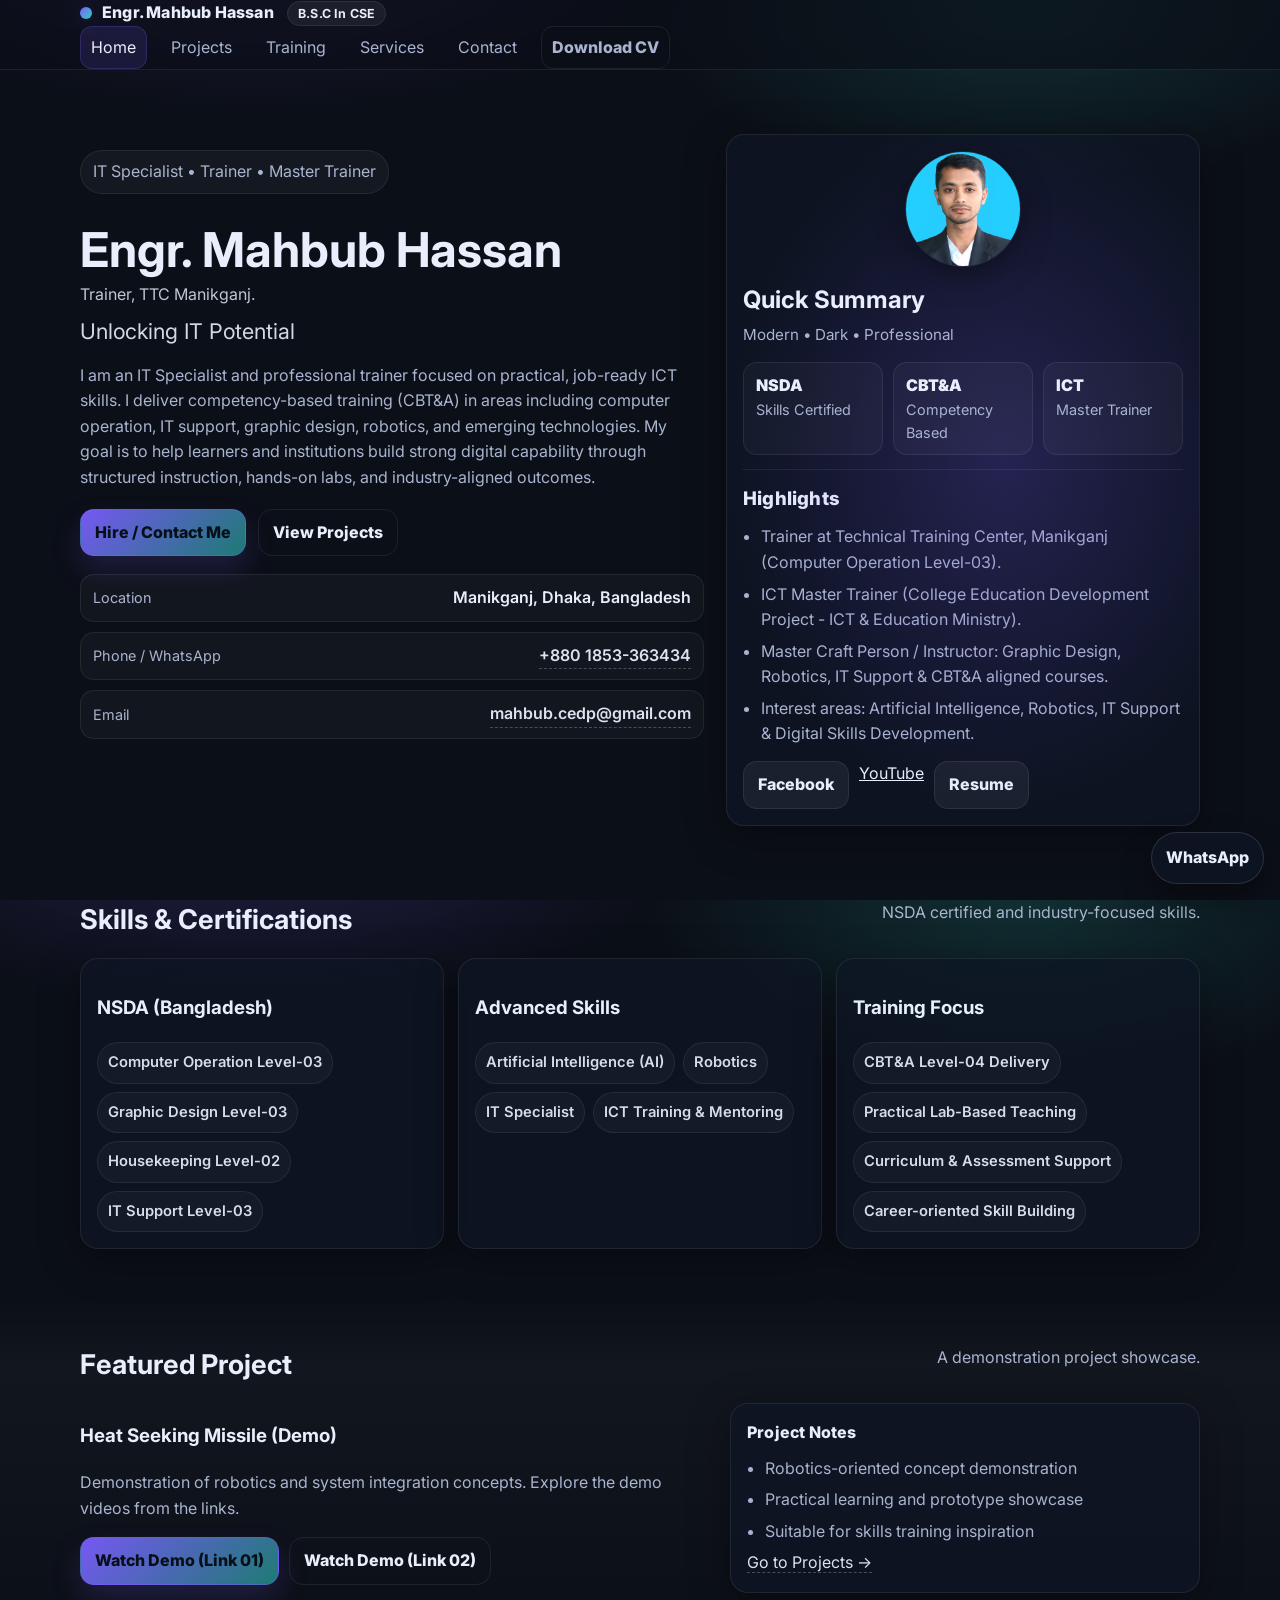
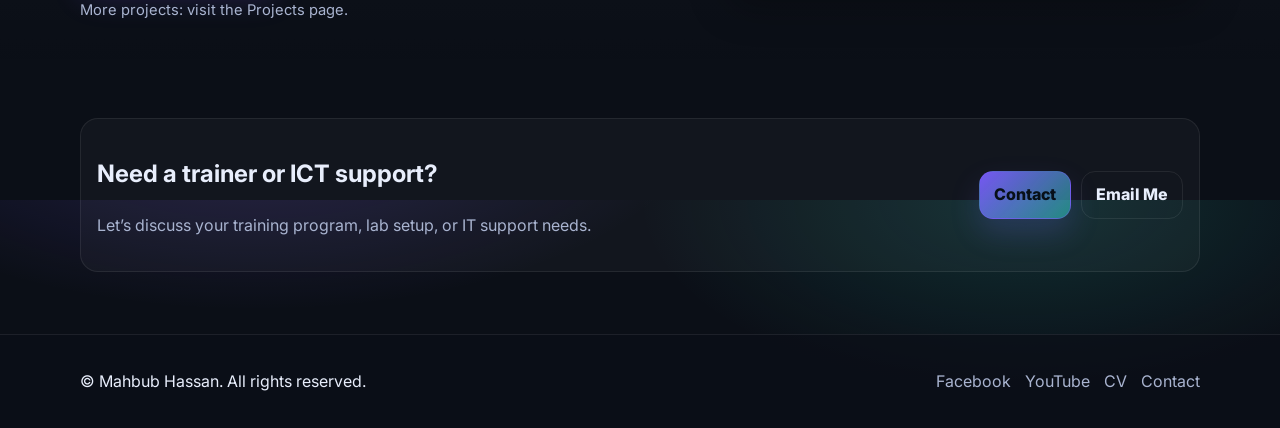
<file: index.html>
<!doctype html>
<html lang="en">
<head>
  <meta charset="utf-8" />
  <meta name="viewport" content="width=device-width,initial-scale=1" />
  <title>Mahbub Hassan | IT Specialist</title>
  <meta name="description" content="Mahbub Hassan - IT Specialist | Unlocking IT Potential" />
  <meta name="robots" content="index,follow" />
  <meta name="author" content="Mahbub Hassan" />
  <link rel="canonical" href="https://mahbub-79.github.io/" />

  <!-- Open Graph -->
  <meta property="og:title" content="Mahbub Hassan | IT Specialist" />
  <meta property="og:description" content="Unlocking IT Potential — IT Specialist, Trainer, Master Trainer." />
  <meta property="og:type" content="website" />
  <meta property="og:url" content="https://mahbub-79.github.io/" />
  <meta property="og:image" content="https://mahbub-79.github.io/assets/og-image.png" />

  <!-- Twitter Card -->
  <meta name="twitter:card" content="summary_large_image" />
  <meta name="twitter:title" content="Mahbub Hassan | IT Specialist" />
  <meta name="twitter:description" content="Unlocking IT Potential — IT Specialist, Trainer, Master Trainer." />
  <meta name="twitter:image" content="https://mahbub-79.github.io/assets/og-image.png" />

  <!-- Google tag (gtag.js) -->
  <script async src="https://www.googletagmanager.com/gtag/js?id=G-SY0PGPNCCF"></script>
  <script>
    window.dataLayer = window.dataLayer || [];
    function gtag(){dataLayer.push(arguments);}
    gtag('js', new Date());
    gtag('config', 'G-SY0PGPNCCF');
  </script>

  <link rel="preconnect" href="https://fonts.googleapis.com">
  <link rel="preconnect" href="https://fonts.gstatic.com" crossorigin>
  <link href="https://fonts.googleapis.com/css2?family=Inter:wght@400;600;700;800&display=swap" rel="stylesheet">
  <link rel="stylesheet" href="assets/style.css" />
</head>
<body>
  <a class="skip" href="#main">Skip to content</a>

  <header class="site-header">
    <div class="container nav-wrap">
      <a class="brand" href="index.html" aria-label="Home">
        <span class="brand-dot"></span>
        <span class="brand-text">Engr. Mahbub Hassan <span class="brand-badge">B.S.C In CSE</span></span>
      </a>

      <button class="nav-toggle" aria-label="Toggle menu" aria-controls="siteNav" aria-expanded="false">
        <span></span><span></span><span></span>
      </button>

      <nav class="site-nav" id="siteNav">
        <a class="active" href="index.html">Home</a>
        <a href="projects.html">Projects</a>
        <a href="training.html">Training</a>
        <a href="services.html">Services</a>
        <a href="contact.html">Contact</a>
        <a class="btn btn-ghost" target="_blank" rel="noopener" href="https://drive.google.com/file/d/1ziRiy8elWf80XFdmNjgyT7yj6r7T_O2N/view?usp=sharing">Download CV</a>
      </nav>
    </div>
  </header>

  <main id="main">
    <section class="hero">
      <div class="container hero-grid">
        <div class="hero-left">
          <p class="pill">IT Specialist • Trainer • Master Trainer</p>
          <h1 class="hero-title">Engr. Mahbub Hassan</h1>
          <p class="hero-role">Trainer, TTC Manikganj.</p>
          <p class="hero-subtitle">Unlocking IT Potential</p>

          <p class="hero-desc">
            I am an IT Specialist and professional trainer focused on practical, job-ready ICT skills.
            I deliver competency-based training (CBT&A) in areas including computer operation, IT support, graphic design, robotics, and emerging technologies.
            My goal is to help learners and institutions build strong digital capability through structured instruction, hands-on labs, and industry-aligned outcomes.
          </p>

          <div class="hero-cta">
            <a class="btn" href="contact.html">Hire / Contact Me</a>
            <a class="btn btn-ghost" href="projects.html">View Projects</a>
          </div>

          <div class="meta-row">
            <div class="meta">
              <span class="meta-k">Location</span>
              <span class="meta-v">Manikganj, Dhaka, Bangladesh</span>
            </div>
            <div class="meta">
              <span class="meta-k">Phone / WhatsApp</span>
              <a class="meta-v link" href="tel:+8801853363434">+880 1853-363434</a>
            </div>
            <div class="meta">
              <span class="meta-k">Email</span>
              <a class="meta-v link" href="mailto:mahbub.cedp@gmail.com">mahbub.cedp@gmail.com</a>
            </div>
          </div>
        </div>

        <div class="hero-right">
          <div class="card glow">
            <div class="card-top">
              <img class="profile-photo" src="assets/profile.jpg" alt="Mahbub Hassan profile photo" loading="lazy" />
              <h2 class="card-title">Quick Summary</h2>
              <p class="card-note">Modern • Dark • Professional</p>
            </div>

            <div class="stats">
              <div class="stat">
                <span class="stat-n">NSDA</span>
                <span class="stat-l">Skills Certified</span>
              </div>
              <div class="stat">
                <span class="stat-n">CBT&A</span>
                <span class="stat-l">Competency Based</span>
              </div>
              <div class="stat">
                <span class="stat-n">ICT</span>
                <span class="stat-l">Master Trainer</span>
              </div>
            </div>

            <div class="divider"></div>

            <h3 class="section-mini">Highlights</h3>
            <ul class="bullets">
              <li>Trainer at Technical Training Center, Manikganj (Computer Operation Level-03).</li>
              <li>ICT Master Trainer (College Education Development Project - ICT & Education Ministry).</li>
              <li>Master Craft Person / Instructor: Graphic Design, Robotics, IT Support & CBT&A aligned courses.</li>
              <li>Interest areas: Artificial Intelligence, Robotics, IT Support & Digital Skills Development.</li>
            </ul>

            <div class="card-actions">
              <a class="btn btn-soft" target="_blank" rel="noopener" href="https://www.facebook.com/share/1CMDWLvSjL/?mibextid=wwXIfr">Facebook</a> <a href="https://www.youtube.com/@mahbub-cedp" target="_blank" rel="noopener">YouTube</a> <a class="btn btn-soft" target="_blank" rel="noopener" href="https://drive.google.com/file/d/1ziRiy8elWf80XFdmNjgyT7yj6r7T_O2N/view?usp=sharing">Resume</a>
            </div>
          </div>
        </div>
      </div>
    </section>

    <section class="section">
      <div class="container">
        <div class="section-head">
          <h2>Skills & Certifications</h2>
          <p class="muted">NSDA certified and industry-focused skills.</p>
        </div>

        <div class="grid-3">
          <article class="tile">
            <h3>NSDA (Bangladesh)</h3>
            <ul class="chips">
              <li>Computer Operation Level-03</li>
              <li>Graphic Design Level-03</li>
              <li>Housekeeping Level-02</li>
              <li>IT Support Level-03</li>
            </ul>
          </article>

          <article class="tile">
            <h3>Advanced Skills</h3>
            <ul class="chips">
              <li>Artificial Intelligence (AI)</li>
              <li>Robotics</li>
              <li>IT Specialist</li>
              <li>ICT Training & Mentoring</li>
            </ul>
          </article>

          <article class="tile">
            <h3>Training Focus</h3>
            <ul class="chips">
              <li>CBT&A Level-04 Delivery</li>
              <li>Practical Lab-Based Teaching</li>
              <li>Curriculum & Assessment Support</li>
              <li>Career-oriented Skill Building</li>
            </ul>
          </article>
        </div>
      </div>
    </section>

    <section class="section section-alt">
      <div class="container">
        <div class="section-head">
          <h2>Featured Project</h2>
          <p class="muted">A demonstration project showcase.</p>
        </div>

        <div class="project-feature">
          <div class="pf-left">
            <h3>Heat Seeking Missile (Demo)</h3>
            <p class="muted">
              Demonstration of robotics and system integration concepts. Explore the demo videos from the links.
            </p>

            <div class="pf-actions">
              <a class="btn" target="_blank" rel="noopener" href="https://www.facebook.com/share/v/17zMYQg1GF/">Watch Demo (Link 01)</a>
              <a class="btn btn-ghost" target="_blank" rel="noopener" href="https://www.facebook.com/share/v/1KWCz86yGG/">Watch Demo (Link 02)</a>
            </div>

            <p class="small muted">More projects: visit the Projects page.</p>
          </div>

          <div class="pf-right">
            <div class="card">
              <h4 class="section-mini">Project Notes</h4>
              <ul class="bullets">
                <li>Robotics-oriented concept demonstration</li>
                <li>Practical learning and prototype showcase</li>
                <li>Suitable for skills training inspiration</li>
              </ul>
              <a class="link" href="projects.html">Go to Projects →</a>
            </div>
          </div>
        </div>
      </div>
    </section>

    <section class="section">
      <div class="container cta-box">
        <div>
          <h2>Need a trainer or ICT support?</h2>
          <p class="muted">Let’s discuss your training program, lab setup, or IT support needs.</p>
        </div>
        <div class="cta-actions">
          <a class="btn" href="contact.html">Contact</a>
          <a class="btn btn-ghost" target="_blank" rel="noopener" href="mailto:mahbub.cedp@gmail.com">Email Me</a>
        </div>
      </div>
    </section>
  </main>

  <a class="wa-float" href="https://wa.me/8801853363434?text=Hello%20Mahbub%2C%20I%20want%20to%20discuss%20a%20project." target="_blank" rel="noopener" aria-label="Chat on WhatsApp">
    WhatsApp
  </a>


  <footer class="site-footer">
    <div class="container footer-wrap">
      <p>© <span id="year"></span> Mahbub Hassan. All rights reserved.</p>
      <div class="footer-links">
        <a target="_blank" rel="noopener" href="https://www.facebook.com/share/1CMDWLvSjL/?mibextid=wwXIfr">Facebook</a> <a href="https://www.youtube.com/@mahbub-cedp" target="_blank" rel="noopener">YouTube</a> <a target="_blank" rel="noopener" href="https://drive.google.com/file/d/1ziRiy8elWf80XFdmNjgyT7yj6r7T_O2N/view?usp=sharing">CV</a>
        <a href="contact.html">Contact</a>
      </div>
    </div>
  </footer>

  <script src="assets/script.js"></script>
</body>
</html>
</file>
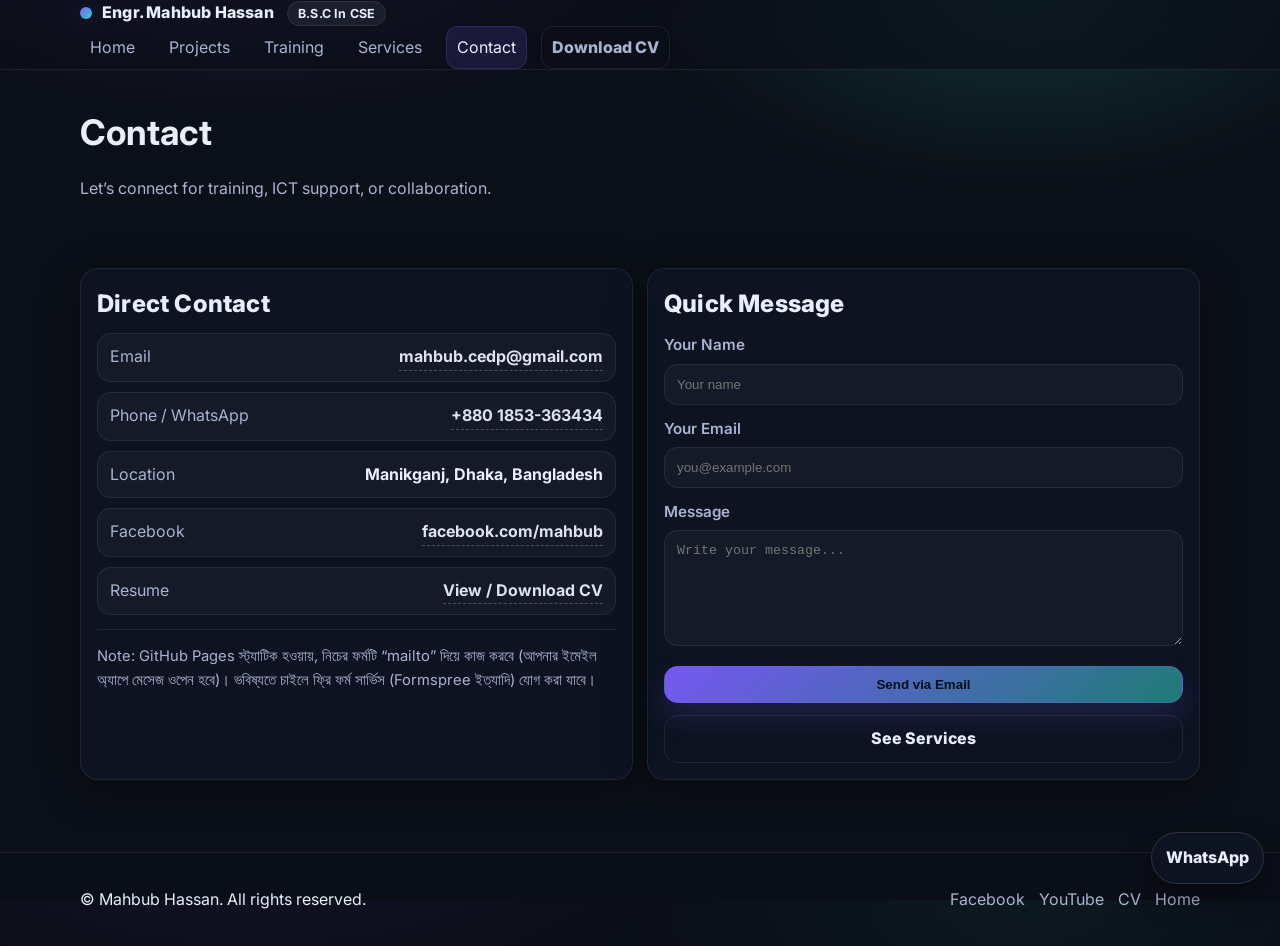
<file: contact.html>
<!doctype html>
<html lang="en">
<head>
  <meta charset="utf-8" />
  <meta name="viewport" content="width=device-width,initial-scale=1" />
  <title>Contact | Mahbub Hassan</title>
  <meta name="description" content="Contact Mahbub Hassan for training, ICT support, and collaboration." />
  <meta name="robots" content="index,follow" />
  <meta name="author" content="Mahbub Hassan" />
  <link rel="canonical" href="https://mahbub-79.github.io/contact.html" />

  <!-- Open Graph -->
  <meta property="og:title" content="Mahbub Hassan | IT Specialist" />
  <meta property="og:description" content="Unlocking IT Potential — IT Specialist, Trainer, Master Trainer." />
  <meta property="og:type" content="website" />
  <meta property="og:url" content="https://mahbub-79.github.io/contact.html" />
  <meta property="og:image" content="https://mahbub-79.github.io/assets/og-image.png" />

  <!-- Twitter Card -->
  <meta name="twitter:card" content="summary_large_image" />
  <meta name="twitter:title" content="Mahbub Hassan | IT Specialist" />
  <meta name="twitter:description" content="Unlocking IT Potential — IT Specialist, Trainer, Master Trainer." />
  <meta name="twitter:image" content="https://mahbub-79.github.io/assets/og-image.png" />

  <!-- Google tag (gtag.js) -->
  <script async src="https://www.googletagmanager.com/gtag/js?id=G-SY0PGPNCCF"></script>
  <script>
    window.dataLayer = window.dataLayer || [];
    function gtag(){dataLayer.push(arguments);}
    gtag('js', new Date());
    gtag('config', 'G-SY0PGPNCCF');
  </script>

  <link rel="preconnect" href="https://fonts.googleapis.com">
  <link rel="preconnect" href="https://fonts.gstatic.com" crossorigin>
  <link href="https://fonts.googleapis.com/css2?family=Inter:wght@400;600;700;800&display=swap" rel="stylesheet">
  <link rel="stylesheet" href="assets/style.css" />
</head>
<body>
  <header class="site-header">
    <div class="container nav-wrap">
      <a class="brand" href="index.html" aria-label="Home">
        <span class="brand-dot"></span>
        <span class="brand-text">Engr. Mahbub Hassan <span class="brand-badge">B.S.C In CSE</span></span>
      </a>

      <button class="nav-toggle" aria-label="Toggle menu" aria-controls="siteNav" aria-expanded="false">
        <span></span><span></span><span></span>
      </button>

      <nav class="site-nav" id="siteNav">
        <a href="index.html">Home</a>
        <a href="projects.html">Projects</a>
        <a href="training.html">Training</a>
        <a href="services.html">Services</a>
        <a class="active" href="contact.html">Contact</a>
        <a class="btn btn-ghost" target="_blank" rel="noopener" href="https://drive.google.com/file/d/1ziRiy8elWf80XFdmNjgyT7yj6r7T_O2N/view?usp=sharing">Download CV</a>
      </nav>
    </div>
  </header>

  <main class="page">
    <section class="page-hero">
      <div class="container">
        <h1>Contact</h1>
        <p class="muted">Let’s connect for training, ICT support, or collaboration.</p>
      </div>
    </section>

    <section class="section">
      <div class="container">
        <div class="grid-2">
          <div class="card">
            <h2 class="section-mini">Direct Contact</h2>

            <div class="contact-list">
              <div class="contact-item">
                <span class="contact-k">Email</span>
                <a class="contact-v link" href="mailto:mahbub.cedp@gmail.com">mahbub.cedp@gmail.com</a>
              </div>

              <div class="contact-item">
                <span class="contact-k">Phone / WhatsApp</span>
                <a class="contact-v link" href="tel:+8801853363434">+880 1853-363434</a>
              </div>

              <div class="contact-item">
                <span class="contact-k">Location</span>
                <span class="contact-v">Manikganj, Dhaka, Bangladesh</span>
              </div>

              <div class="contact-item">
                <span class="contact-k">Facebook</span>
                <a class="contact-v link" target="_blank" rel="noopener" href="https://www.facebook.com/share/1CMDWLvSjL/?mibextid=wwXIfr">facebook.com/mahbub</a>
              </div>

              <div class="contact-item">
                <span class="contact-k">Resume</span>
                <a class="contact-v link" target="_blank" rel="noopener" href="https://drive.google.com/file/d/1ziRiy8elWf80XFdmNjgyT7yj6r7T_O2N/view?usp=sharing">View / Download CV</a>
              </div>
            </div>

            <div class="divider"></div>

            <p class="muted small">
              Note: GitHub Pages স্ট্যাটিক হওয়ায়, নিচের ফর্মটি “mailto” দিয়ে কাজ করবে (আপনার ইমেইল অ্যাপে মেসেজ ওপেন হবে)।
              ভবিষ্যতে চাইলে ফ্রি ফর্ম সার্ভিস (Formspree ইত্যাদি) যোগ করা যাবে।
            </p>
          </div>

          <div class="card">
            <h2 class="section-mini">Quick Message</h2>

            <form id="contactForm" class="form">
              <label>
                <span>Your Name</span>
                <input id="name" type="text" placeholder="Your name" required>
              </label>

              <label>
                <span>Your Email</span>
                <input id="email" type="email" placeholder="you@example.com" required>
              </label>

              <label>
                <span>Message</span>
                <textarea id="message" rows="6" placeholder="Write your message..." required></textarea>
              </label>

              <button class="btn" type="submit">Send via Email</button>
              <a class="btn btn-ghost" href="services.html">See Services</a>
            </form>
          </div>
        </div>
      </div>
    </section>
  </main>

  <a class="wa-float" href="https://wa.me/8801853363434?text=Hello%20Mahbub%2C%20I%20want%20to%20discuss%20a%20project." target="_blank" rel="noopener" aria-label="Chat on WhatsApp">
    WhatsApp
  </a>


  <footer class="site-footer">
    <div class="container footer-wrap">
      <p>© <span id="year"></span> Mahbub Hassan. All rights reserved.</p>
      <div class="footer-links">
        <a target="_blank" rel="noopener" href="https://www.facebook.com/share/1CMDWLvSjL/?mibextid=wwXIfr">Facebook</a> <a href="https://www.youtube.com/@mahbub-cedp" target="_blank" rel="noopener">YouTube</a> <a target="_blank" rel="noopener" href="https://drive.google.com/file/d/1ziRiy8elWf80XFdmNjgyT7yj6r7T_O2N/view?usp=sharing">CV</a>
        <a href="index.html">Home</a>
      </div>
    </div>
  </footer>

  <script src="assets/script.js"></script>
</body>
</html>
</file>
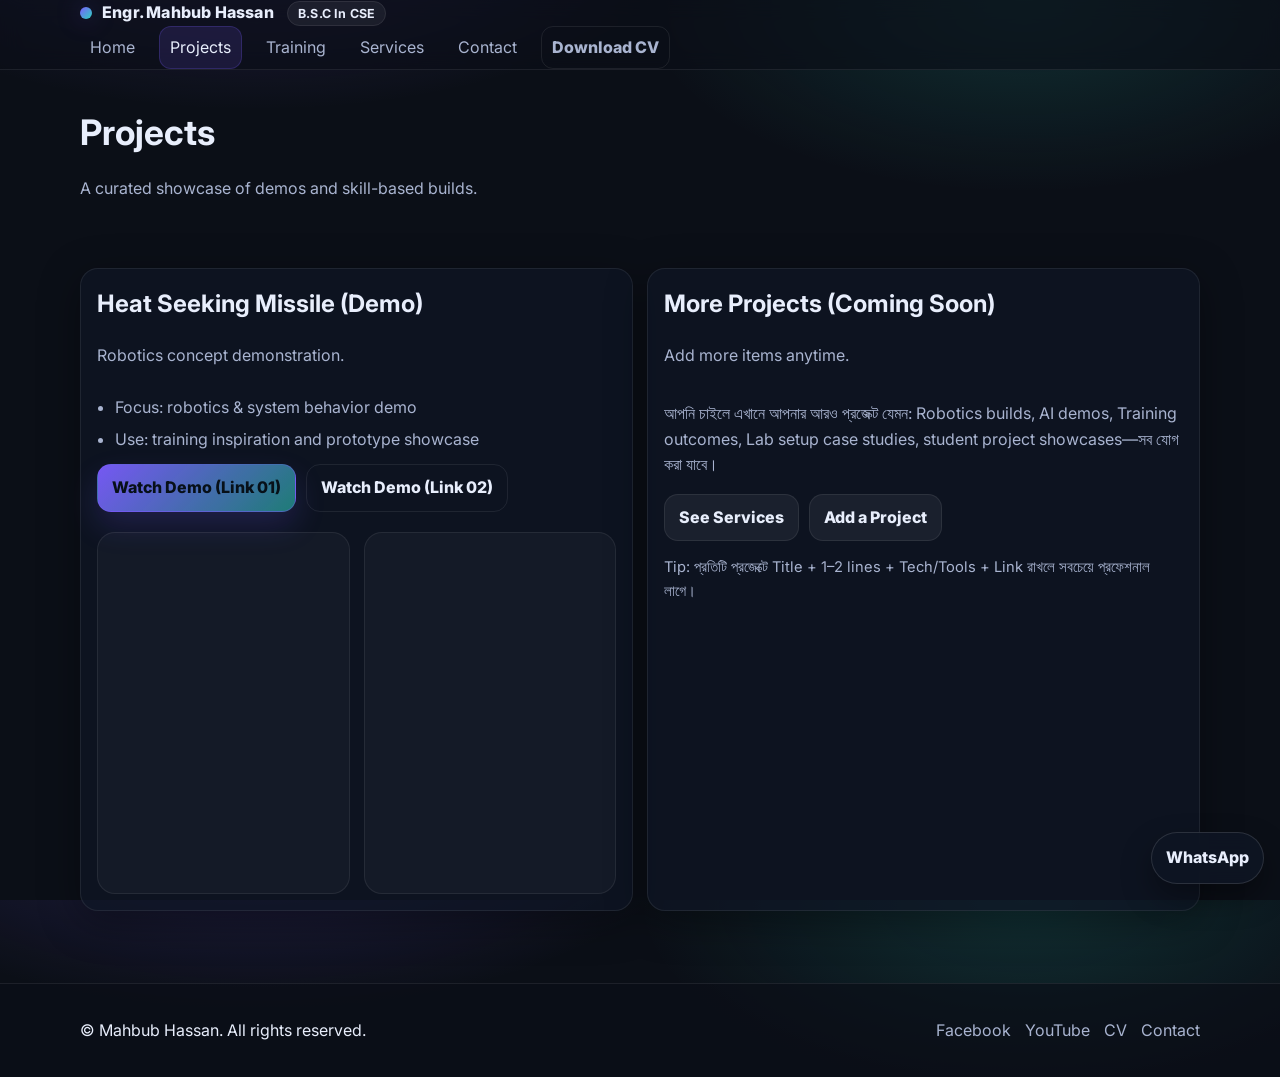
<file: projects.html>
<!doctype html>
<html lang="en">
<head>
  <meta charset="utf-8" />
  <meta name="viewport" content="width=device-width,initial-scale=1" />
  <title>Projects | Mahbub Hassan</title>
  <meta name="description" content="Projects by Mahbub Hassan — demos and skill-based builds." />
  <meta name="robots" content="index,follow" />
  <meta name="author" content="Mahbub Hassan" />
  <link rel="canonical" href="https://mahbub-79.github.io/projects.html" />

  <!-- Open Graph -->
  <meta property="og:title" content="Mahbub Hassan | IT Specialist" />
  <meta property="og:description" content="Unlocking IT Potential — IT Specialist, Trainer, Master Trainer." />
  <meta property="og:type" content="website" />
  <meta property="og:url" content="https://mahbub-79.github.io/projects.html" />
  <meta property="og:image" content="https://mahbub-79.github.io/assets/og-image.png" />

  <!-- Twitter Card -->
  <meta name="twitter:card" content="summary_large_image" />
  <meta name="twitter:title" content="Mahbub Hassan | IT Specialist" />
  <meta name="twitter:description" content="Unlocking IT Potential — IT Specialist, Trainer, Master Trainer." />
  <meta name="twitter:image" content="https://mahbub-79.github.io/assets/og-image.png" />

  <!-- Google tag (gtag.js) -->
  <script async src="https://www.googletagmanager.com/gtag/js?id=G-SY0PGPNCCF"></script>
  <script>
    window.dataLayer = window.dataLayer || [];
    function gtag(){dataLayer.push(arguments);}
    gtag('js', new Date());
    gtag('config', 'G-SY0PGPNCCF');
  </script>

  <link rel="preconnect" href="https://fonts.googleapis.com">
  <link rel="preconnect" href="https://fonts.gstatic.com" crossorigin>
  <link href="https://fonts.googleapis.com/css2?family=Inter:wght@400;600;700;800&display=swap" rel="stylesheet">
  <link rel="stylesheet" href="assets/style.css" />
</head>
<body>
  <header class="site-header">
    <div class="container nav-wrap">
      <a class="brand" href="index.html" aria-label="Home">
        <span class="brand-dot"></span>
        <span class="brand-text">Engr. Mahbub Hassan <span class="brand-badge">B.S.C In CSE</span></span>
      </a>

      <button class="nav-toggle" aria-label="Toggle menu" aria-controls="siteNav" aria-expanded="false">
        <span></span><span></span><span></span>
      </button>

      <nav class="site-nav" id="siteNav">
        <a href="index.html">Home</a>
        <a class="active" href="projects.html">Projects</a>
        <a href="training.html">Training</a>
        <a href="services.html">Services</a>
        <a href="contact.html">Contact</a>
        <a class="btn btn-ghost" target="_blank" rel="noopener" href="https://drive.google.com/file/d/1ziRiy8elWf80XFdmNjgyT7yj6r7T_O2N/view?usp=sharing">Download CV</a>
      </nav>
    </div>
  </header>

  <main class="page">
    <section class="page-hero">
      <div class="container">
        <h1>Projects</h1>
        <p class="muted">A curated showcase of demos and skill-based builds.</p>
      </div>
    </section>

    <section class="section">
      <div class="container">
        <div class="grid-2">
          <article class="project-card">
            <div class="pc-head">
              <h2>Heat Seeking Missile (Demo)</h2>
              <p class="muted">Robotics concept demonstration.</p>
            </div>
            <div class="pc-body">
              <ul class="bullets">
                <li>Focus: robotics & system behavior demo</li>
                <li>Use: training inspiration and prototype showcase</li>
              </ul>
              <div class="pc-actions">
                <a class="btn" target="_blank" rel="noopener" href="https://www.facebook.com/mahabub.hassan.228422/videos/1475784657089224/">Watch Demo (Link 01)</a>
                <a class="btn btn-ghost" target="_blank" rel="noopener" href="https://www.facebook.com/reel/1366487425093879/">Watch Demo (Link 02)</a>
              </div>

              <div class="grid-2 mt-20">
                <div class="embed">
                  <iframe src="https://www.facebook.com/plugins/video.php?height=314&href=https%3A%2F%2Fwww.facebook.com%2Fmahabub.hassan.228422%2Fvideos%2F1475784657089224%2F&show_text=false&width=560&t=0" width="560" height="314" style="border:none;overflow:hidden" scrolling="no" frameborder="0" allowfullscreen="true" allow="autoplay; clipboard-write; encrypted-media; picture-in-picture; web-share" allowFullScreen="true"></iframe>
                </div>
                <div class="embed">
                  <iframe src="https://www.facebook.com/plugins/video.php?height=314&href=https%3A%2F%2Fwww.facebook.com%2Freel%2F1366487425093879%2F&show_text=false&width=560&t=0" width="560" height="314" style="border:none;overflow:hidden" scrolling="no" frameborder="0" allowfullscreen="true" allow="autoplay; clipboard-write; encrypted-media; picture-in-picture; web-share" allowFullScreen="true"></iframe>
                </div>
              </div>

              


            </div>
          </article>

          <article class="project-card">
            <div class="pc-head">
              <h2>More Projects (Coming Soon)</h2>
              <p class="muted">Add more items anytime.</p>
            </div>
            <div class="pc-body">
              <p class="muted">
                আপনি চাইলে এখানে আপনার আরও প্রজেক্ট যেমন: Robotics builds, AI demos, Training outcomes,
                Lab setup case studies, student project showcases—সব যোগ করা যাবে।
              </p>
              <div class="pc-actions">
                <a class="btn btn-soft" href="services.html">See Services</a>
                <a class="btn btn-soft" href="contact.html">Add a Project</a>
              </div>
              <p class="small muted">Tip: প্রতিটি প্রজেক্টে Title + 1–2 lines + Tech/Tools + Link রাখলে সবচেয়ে প্রফেশনাল লাগে।</p>
            </div>
          </article>
        </div>
      </div>
    </section>
  </main>

  <a class="wa-float" href="https://wa.me/8801853363434?text=Hello%20Mahbub%2C%20I%20want%20to%20discuss%20a%20project." target="_blank" rel="noopener" aria-label="Chat on WhatsApp">
    WhatsApp
  </a>


  <footer class="site-footer">
    <div class="container footer-wrap">
      <p>© <span id="year"></span> Mahbub Hassan. All rights reserved.</p>
      <div class="footer-links">
        <a target="_blank" rel="noopener" href="https://www.facebook.com/share/1CMDWLvSjL/?mibextid=wwXIfr">Facebook</a> <a href="https://www.youtube.com/@mahbub-cedp" target="_blank" rel="noopener">YouTube</a> <a target="_blank" rel="noopener" href="https://drive.google.com/file/d/1ziRiy8elWf80XFdmNjgyT7yj6r7T_O2N/view?usp=sharing">CV</a>
        <a href="contact.html">Contact</a>
      </div>
    </div>
  </footer>

  <script src="assets/script.js"></script>
</body>
</html>
</file>
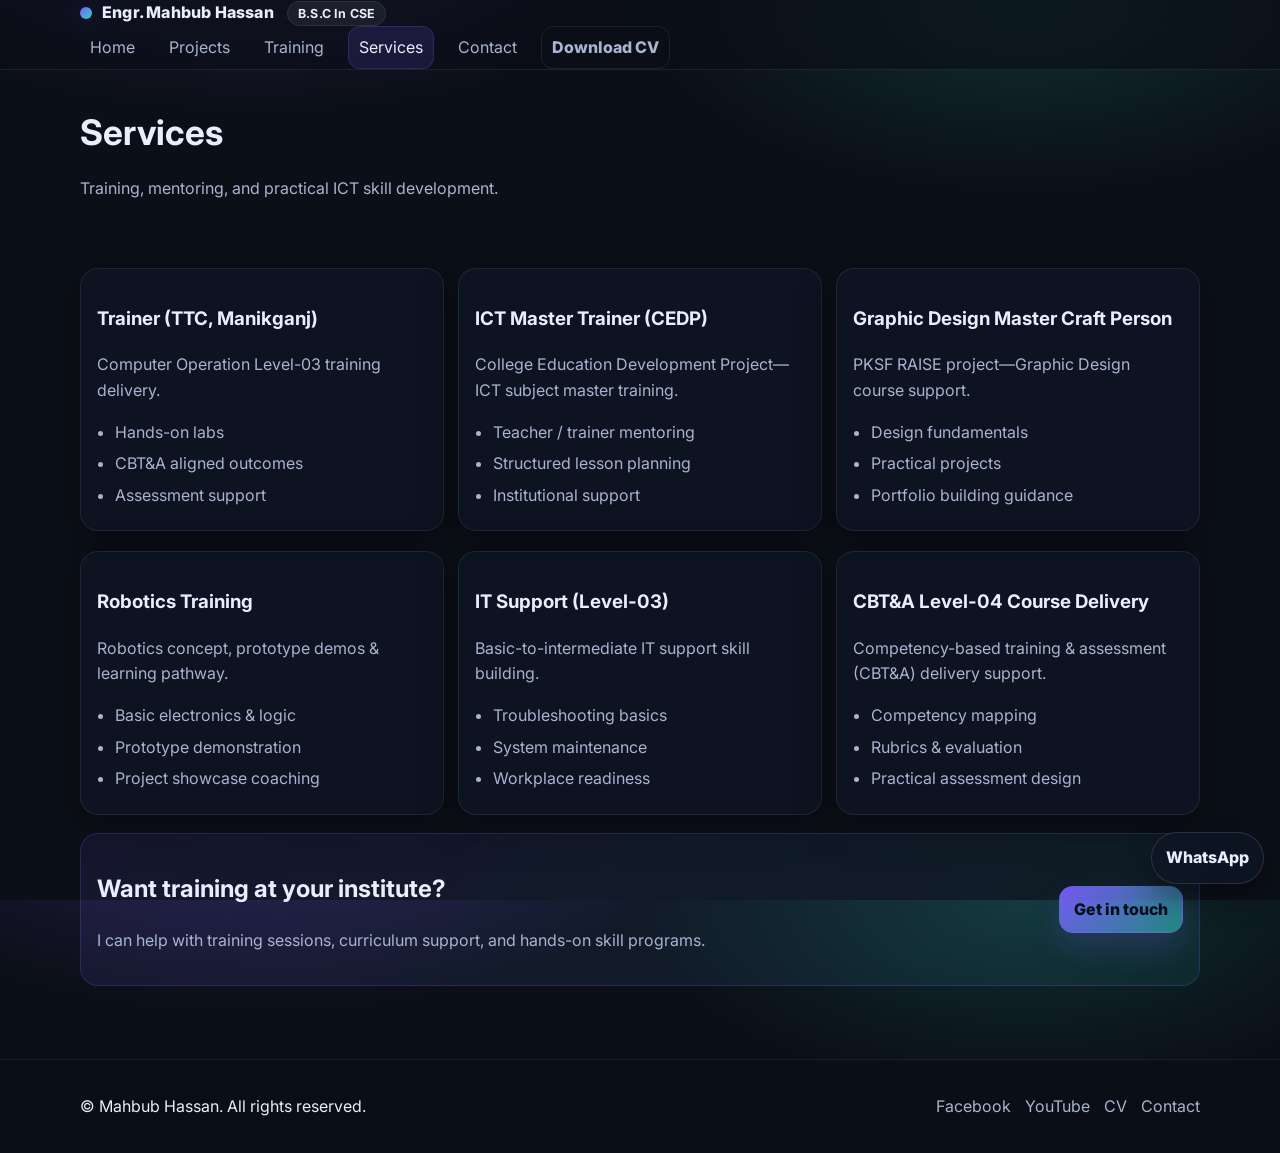
<file: services.html>
<!doctype html>
<html lang="en">
<head>
  <meta charset="utf-8" />
  <meta name="viewport" content="width=device-width,initial-scale=1" />
  <title>Services | Mahbub Hassan</title>
  <meta name="description" content="Services by Mahbub Hassan — training, mentoring, and ICT skill development." />
  <meta name="robots" content="index,follow" />
  <meta name="author" content="Mahbub Hassan" />
  <link rel="canonical" href="https://mahbub-79.github.io/services.html" />

  <!-- Open Graph -->
  <meta property="og:title" content="Mahbub Hassan | IT Specialist" />
  <meta property="og:description" content="Unlocking IT Potential — IT Specialist, Trainer, Master Trainer." />
  <meta property="og:type" content="website" />
  <meta property="og:url" content="https://mahbub-79.github.io/services.html" />
  <meta property="og:image" content="https://mahbub-79.github.io/assets/og-image.png" />

  <!-- Twitter Card -->
  <meta name="twitter:card" content="summary_large_image" />
  <meta name="twitter:title" content="Mahbub Hassan | IT Specialist" />
  <meta name="twitter:description" content="Unlocking IT Potential — IT Specialist, Trainer, Master Trainer." />
  <meta name="twitter:image" content="https://mahbub-79.github.io/assets/og-image.png" />

  <!-- Google tag (gtag.js) -->
  <script async src="https://www.googletagmanager.com/gtag/js?id=G-SY0PGPNCCF"></script>
  <script>
    window.dataLayer = window.dataLayer || [];
    function gtag(){dataLayer.push(arguments);}
    gtag('js', new Date());
    gtag('config', 'G-SY0PGPNCCF');
  </script>

  <link rel="preconnect" href="https://fonts.googleapis.com">
  <link rel="preconnect" href="https://fonts.gstatic.com" crossorigin>
  <link href="https://fonts.googleapis.com/css2?family=Inter:wght@400;600;700;800&display=swap" rel="stylesheet">
  <link rel="stylesheet" href="assets/style.css" />
</head>
<body>
  <header class="site-header">
    <div class="container nav-wrap">
      <a class="brand" href="index.html" aria-label="Home">
        <span class="brand-dot"></span>
        <span class="brand-text">Engr. Mahbub Hassan <span class="brand-badge">B.S.C In CSE</span></span>
      </a>

      <button class="nav-toggle" aria-label="Toggle menu" aria-controls="siteNav" aria-expanded="false">
        <span></span><span></span><span></span>
      </button>

      <nav class="site-nav" id="siteNav">
        <a href="index.html">Home</a>
        <a href="projects.html">Projects</a>
        <a href="training.html">Training</a>
        <a class="active" href="services.html">Services</a>
        <a href="contact.html">Contact</a>
        <a class="btn btn-ghost" target="_blank" rel="noopener" href="https://drive.google.com/file/d/1ziRiy8elWf80XFdmNjgyT7yj6r7T_O2N/view?usp=sharing">Download CV</a>
      </nav>
    </div>
  </header>

  <main class="page">
    <section class="page-hero">
      <div class="container">
        <h1>Services</h1>
        <p class="muted">Training, mentoring, and practical ICT skill development.</p>
      </div>
    </section>

    <section class="section">
      <div class="container">
        <div class="grid-3">
          <article class="tile">
            <h3>Trainer (TTC, Manikganj)</h3>
            <p class="muted">Computer Operation Level-03 training delivery.</p>
            <ul class="bullets">
              <li>Hands-on labs</li>
              <li>CBT&A aligned outcomes</li>
              <li>Assessment support</li>
            </ul>
          </article>

          <article class="tile">
            <h3>ICT Master Trainer (CEDP)</h3>
            <p class="muted">College Education Development Project—ICT subject master training.</p>
            <ul class="bullets">
              <li>Teacher / trainer mentoring</li>
              <li>Structured lesson planning</li>
              <li>Institutional support</li>
            </ul>
          </article>

          <article class="tile">
            <h3>Graphic Design Master Craft Person</h3>
            <p class="muted">PKSF RAISE project—Graphic Design course support.</p>
            <ul class="bullets">
              <li>Design fundamentals</li>
              <li>Practical projects</li>
              <li>Portfolio building guidance</li>
            </ul>
          </article>
        </div>

        <div class="grid-3 mt-20">
          <article class="tile">
            <h3>Robotics Training</h3>
            <p class="muted">Robotics concept, prototype demos & learning pathway.</p>
            <ul class="bullets">
              <li>Basic electronics & logic</li>
              <li>Prototype demonstration</li>
              <li>Project showcase coaching</li>
            </ul>
          </article>

          <article class="tile">
            <h3>IT Support (Level-03)</h3>
            <p class="muted">Basic-to-intermediate IT support skill building.</p>
            <ul class="bullets">
              <li>Troubleshooting basics</li>
              <li>System maintenance</li>
              <li>Workplace readiness</li>
            </ul>
          </article>

          <article class="tile">
            <h3>CBT&A Level-04 Course Delivery</h3>
            <p class="muted">Competency-based training & assessment (CBT&A) delivery support.</p>
            <ul class="bullets">
              <li>Competency mapping</li>
              <li>Rubrics & evaluation</li>
              <li>Practical assessment design</li>
            </ul>
          </article>
        </div>

        <div class="cta-strip">
          <div>
            <h2>Want training at your institute?</h2>
            <p class="muted">I can help with training sessions, curriculum support, and hands-on skill programs.</p>
          </div>
          <a class="btn" href="contact.html">Get in touch</a>
        </div>
      </div>
    </section>
  </main>

  <a class="wa-float" href="https://wa.me/8801853363434?text=Hello%20Mahbub%2C%20I%20want%20to%20discuss%20a%20project." target="_blank" rel="noopener" aria-label="Chat on WhatsApp">
    WhatsApp
  </a>


  <footer class="site-footer">
    <div class="container footer-wrap">
      <p>© <span id="year"></span> Mahbub Hassan. All rights reserved.</p>
      <div class="footer-links">
        <a target="_blank" rel="noopener" href="https://www.facebook.com/share/1CMDWLvSjL/?mibextid=wwXIfr">Facebook</a> <a href="https://www.youtube.com/@mahbub-cedp" target="_blank" rel="noopener">YouTube</a> <a target="_blank" rel="noopener" href="https://drive.google.com/file/d/1ziRiy8elWf80XFdmNjgyT7yj6r7T_O2N/view?usp=sharing">CV</a>
        <a href="contact.html">Contact</a>
      </div>
    </div>
  </footer>

  <script src="assets/script.js"></script>
</body>
</html>
</file>
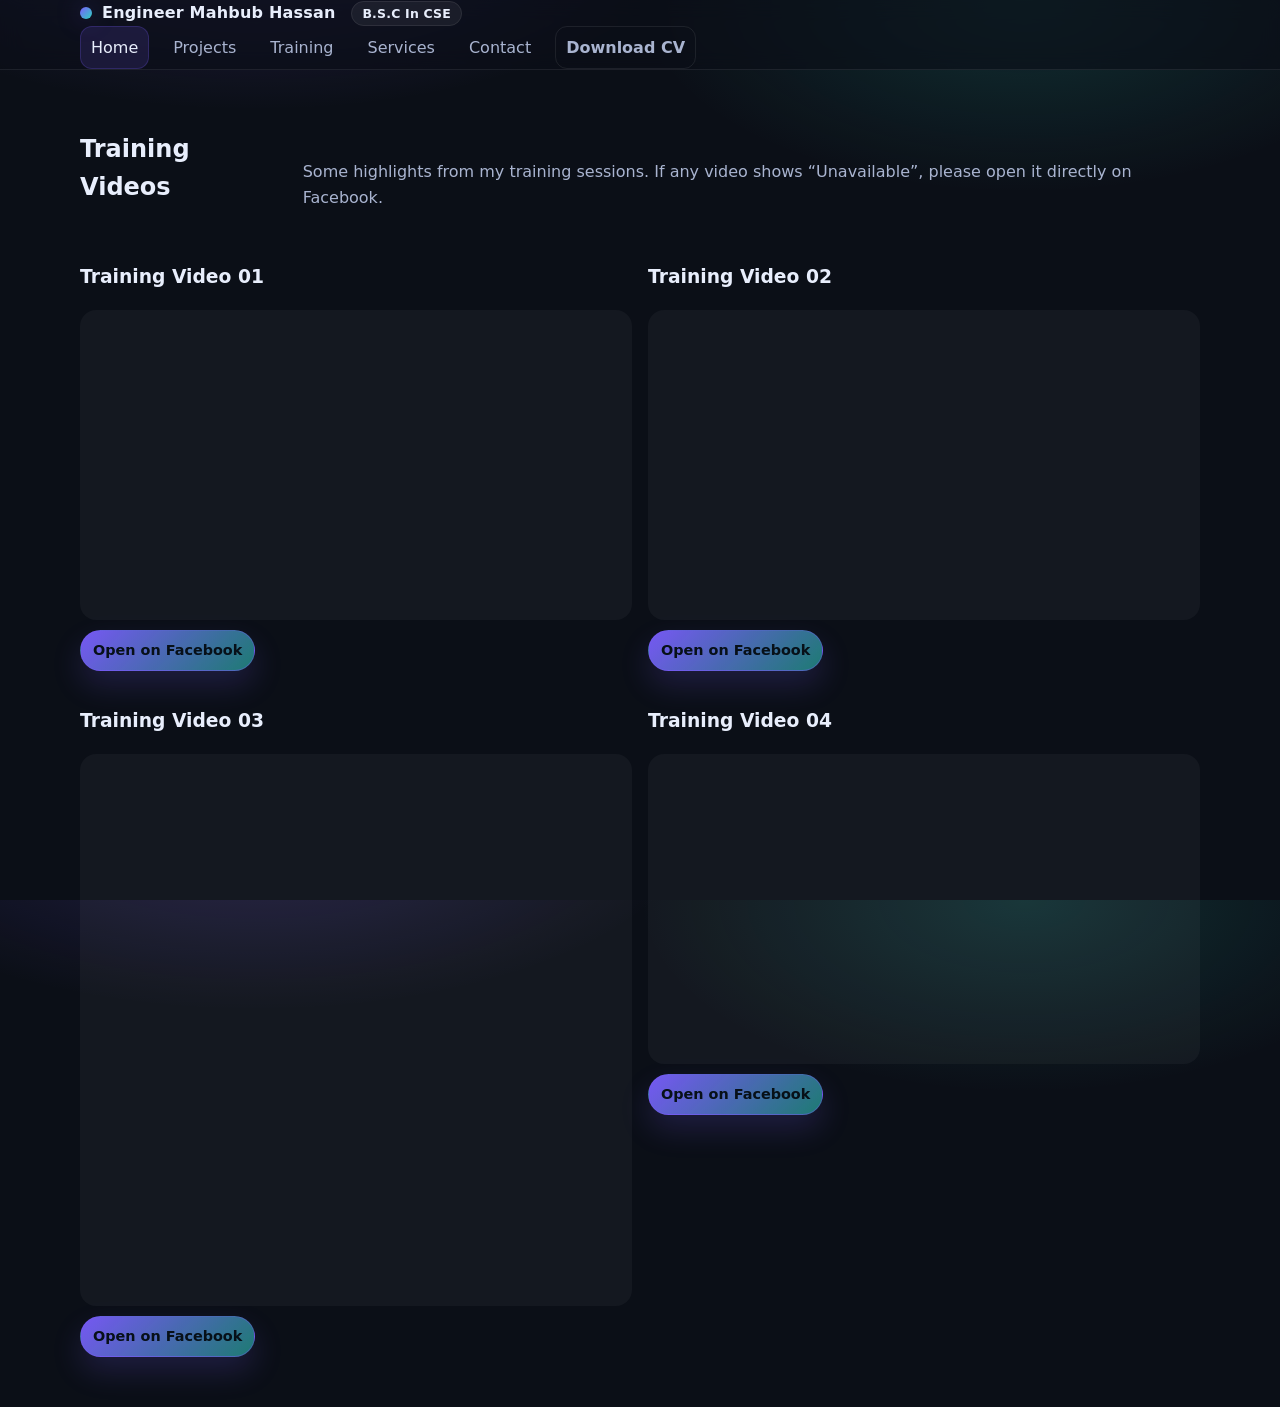
<file: training.html>
<!doctype html>
<html lang="en">
<head>
<meta charset="utf-8"/>
<meta name="viewport" content="width=device-width, initial-scale=1"/>
<title>Training | Mahbub Hassan</title>
<link rel="stylesheet" href="assets/style.css"/>
</head>
<body>
<header class="site-header">
    <div class="container nav-wrap">
      <a class="brand" href="index.html" aria-label="Home">
        <span class="brand-dot"></span>
        <span class="brand-text">Engineer Mahbub Hassan <span class="brand-badge">B.S.C In CSE</span></span>
      </a>

      <button class="nav-toggle" aria-label="Toggle menu" aria-controls="siteNav" aria-expanded="false">
        <span></span><span></span><span></span>
      </button>

      <nav class="site-nav" id="siteNav">
        <a class="active" href="index.html">Home</a>
        <a href="projects.html">Projects</a>
        <a href="training.html">Training</a>
        <a href="services.html">Services</a>
        <a href="contact.html">Contact</a>
        <a class="btn btn-ghost" target="_blank" rel="noopener" href="https://drive.google.com/file/d/1ziRiy8elWf80XFdmNjgyT7yj6r7T_O2N/view?usp=sharing">Download CV</a>
      </nav>
    </div>
  </header>
<main class="page">
  <section class="section">
    <div class="container">
      <div class="section-head">
        <h1 class="h1">Training Videos</h1>
        <p class="muted">Some highlights from my training sessions. If any video shows “Unavailable”, please open it directly on Facebook.</p>
      </div>

      <div class="video-grid">

      <article class="video-card reveal">
        <h3 class="video-title">Training Video 01</h3>
        <div class="video-frame" style="--ar:560/314;">
          <iframe src="https://www.facebook.com/plugins/video.php?height=314&href=https%3A%2F%2Fwww.facebook.com%2Fmahabub.hassan.228422%2Fvideos%2F1605949146638049%2F&show_text=false&width=560&t=0" width="560" height="314" style="border:none;overflow:hidden" scrolling="no" frameborder="0" allowfullscreen="true" allow="autoplay; clipboard-write; encrypted-media; picture-in-picture; web-share" allowFullScreen="true"></iframe>
        </div>
        <div class="video-actions">
          <a class="btn btn--ghost btn--sm" href="https://www.facebook.com/mahabub.hassan.228422/videos/1605949146638049/" target="_blank" rel="noopener">Open on Facebook</a>
        </div>
      </article>

      <article class="video-card reveal">
        <h3 class="video-title">Training Video 02</h3>
        <div class="video-frame" style="--ar:560/314;">
          <iframe src="https://www.facebook.com/plugins/video.php?height=314&href=https%3A%2F%2Fwww.facebook.com%2Fmahabub.hassan.228422%2Fvideos%2F4118340018481165%2F&show_text=false&width=560&t=0" width="560" height="314" style="border:none;overflow:hidden" scrolling="no" frameborder="0" allowfullscreen="true" allow="autoplay; clipboard-write; encrypted-media; picture-in-picture; web-share" allowFullScreen="true"></iframe>
        </div>
        <div class="video-actions">
          <a class="btn btn--ghost btn--sm" href="https://www.facebook.com/mahabub.hassan.228422/videos/4118340018481165/" target="_blank" rel="noopener">Open on Facebook</a>
        </div>
      </article>

     

      <article class="video-card reveal">
        <h3 class="video-title">Training Video 03</h3>
        <div class="video-frame" style="--ar:476/476;">
          <iframe src="https://www.facebook.com/plugins/video.php?height=476&href=https%3A%2F%2Fwww.facebook.com%2Fmahabub.hassan.228422%2Fvideos%2F1591999148057648%2F&show_text=false&width=476&t=0" width="476" height="476" style="border:none;overflow:hidden" scrolling="no" frameborder="0" allowfullscreen="true" allow="autoplay; clipboard-write; encrypted-media; picture-in-picture; web-share" allowFullScreen="true"></iframe>
        </div>
        <div class="video-actions">
          <a class="btn btn--ghost btn--sm" href="https://www.facebook.com/mahabub.hassan.228422/videos/1591999148057648/" target="_blank" rel="noopener">Open on Facebook</a>
        </div>
      </article>

      <article class="video-card reveal">
        <h3 class="video-title">Training Video 04</h3>
        <div class="video-frame" style="--ar:560/314;">
          <iframe src="https://www.facebook.com/plugins/video.php?height=314&href=https%3A%2F%2Fwww.facebook.com%2F100095488351885%2Fvideos%2F8258011167542365%2F&show_text=false&width=560&t=0" width="560" height="314" style="border:none;overflow:hidden" scrolling="no" frameborder="0" allowfullscreen="true" allow="autoplay; clipboard-write; encrypted-media; picture-in-picture; web-share" allowFullScreen="true"></iframe>
        </div>
        <div class="video-actions">
          <a class="btn btn--ghost btn--sm" href="https://www.facebook.com/100095488351885/videos/8258011167542365/" target="_blank" rel="noopener">Open on Facebook</a>
        </div>
      </article>
      </div>
    </div>
  </section>
</main>
<script src="assets/script.js"></script>
</body>
</html>
</file>
<file: assets/style.css>
:root{
  --bg:#0b0f17;
  --panel:#0f1624;
  --panel2:#0c1320;
  --text:#e8eefc;
  --muted:#a9b4d0;
  --line:rgba(255,255,255,.08);
  --brand:#7c5cff;
  --brand2:#2dd4bf;
  --shadow: 0 10px 40px rgba(0,0,0,.35);
  --radius:18px;
}

*{box-sizing:border-box}
html,body{height:100%}
html{scroll-behavior:smooth}
body{
  margin:0;
  font-family: Inter, system-ui, -apple-system, Segoe UI, Roboto, Arial, sans-serif;
  background: radial-gradient(900px 400px at 20% -10%, rgba(124,92,255,.22), transparent 50%),
              radial-gradient(700px 350px at 80% 0%, rgba(45,212,191,.16), transparent 55%),
              var(--bg);
  color:var(--text);
  line-height:1.6;
}

a{color:inherit}
.container{width:min(1120px, 92%); margin:0 auto}
.muted{color:var(--muted)}
.small{font-size:.92rem}
.mt-20{margin-top:20px}

.skip{
  position:absolute; left:-999px; top:auto;
  width:1px; height:1px; overflow:hidden;
}
.skip:focus{left:10px; top:10px; width:auto; height:auto; padding:10px 14px; background:var(--panel); border:1px solid var(--line); border-radius:12px; z-index:9999}

.site-header{
  position:sticky; top:0; z-index:50;
  backdrop-filter: blur(10px);
  background: rgba(11,15,23,.65);
  border-bottom:1px solid var(--line);
}
.header-wrap{display:flex; align-items:center; justify-content:space-between; padding:14px 0; gap:14px}

.brand{display:flex; align-items:center; gap:10px; text-decoration:none}
.brand-dot{
  width:12px; height:12px; border-radius:999px;
  background: linear-gradient(135deg, var(--brand), var(--brand2));
  box-shadow: 0 0 24px rgba(124,92,255,.35);
}
.brand-text{font-weight:800; letter-spacing:.2px}

.brand-badge{
  margin-left:10px;
  padding:4px 10px;
  border-radius:999px;
  font-size:.78rem;
  font-weight:700;
  color:var(--text);
  background: rgba(255,255,255,.06);
  border:1px solid rgba(255,255,255,.08);
  backdrop-filter: blur(8px);
  -webkit-backdrop-filter: blur(8px);
}
@media (max-width: 560px){
  .brand-badge{display:none;}
}


.site-nav{display:flex; align-items:center; gap:14px; flex-wrap:wrap}
.site-nav a{
  text-decoration:none;
  color:var(--muted);
  padding:8px 10px;
  border-radius:12px;
  transition: transform .15s ease, background .15s ease, color .15s ease;
}
.site-nav a:hover{background: rgba(255,255,255,.05); color:var(--text)}
.site-nav a.active{color:var(--text); background: rgba(124,92,255,.14); border:1px solid rgba(124,92,255,.22)}
.nav-toggle{
  display:none;
  width:46px; height:40px;
  background:transparent; border:1px solid var(--line);
  border-radius:14px;
  align-items:center; justify-content:center;
  gap:4px;
}
.nav-toggle span{display:block; width:18px; height:2px; background:rgba(232,238,252,.85); border-radius:2px}

.btn{
  display:inline-flex; align-items:center; justify-content:center;
  gap:10px;
  padding:10px 14px;
  border-radius:14px;
  border:1px solid rgba(124,92,255,.35);
  background: linear-gradient(135deg, rgba(124,92,255,.95), rgba(45,212,191,.55));
  color: #071018;
  font-weight:800;
  text-decoration:none;
  box-shadow: 0 14px 30px rgba(124,92,255,.18);
  transition: transform .15s ease, filter .15s ease;
}
.btn:hover{transform: translateY(-1px); filter:saturate(1.05)}
.btn-ghost{
  background: transparent;
  color: var(--text);
  border:1px solid var(--line);
  box-shadow:none;
}
.btn-ghost:hover{background: rgba(255,255,255,.06)}
.btn-soft{
  background: rgba(255,255,255,.06);
  border:1px solid var(--line);
  color: var(--text);
  box-shadow:none;
}

.hero{padding:64px 0 18px}
.hero-grid{display:grid; grid-template-columns: 1.25fr .95fr; gap:22px; align-items:start}
.pill{
  display:inline-flex; gap:10px; align-items:center;
  padding:8px 12px;
  border-radius:999px;
  border:1px solid var(--line);
  background: rgba(255,255,255,.04);
  color: var(--muted);
  width:fit-content;
}
.hero-title{font-size:3rem; line-height:1.1; margin:14px 0 6px}
.hero-subtitle{font-size:1.35rem; margin:0 0 14px; color: rgba(232,238,252,.9)}
.hero-role{font-size:1rem; margin:0 0 6px; color: rgba(232,238,252,.82)}
.hero-desc{margin:0 0 18px; color: var(--muted)}
.hero-cta{display:flex; gap:12px; flex-wrap:wrap; margin:18px 0 18px}

.meta-row{display:grid; grid-template-columns: 1fr; gap:10px; margin-top:10px}
.meta{
  display:flex; align-items:center; justify-content:space-between;
  padding:10px 12px;
  border:1px solid var(--line);
  border-radius:14px;
  background: rgba(255,255,255,.03);
}
.meta-k{color: var(--muted); font-size:.9rem}
.meta-v{font-weight:600}
.link{color: rgba(232,238,252,.95); text-decoration:none; border-bottom:1px dashed rgba(232,238,252,.25)}
.link:hover{border-bottom-color: rgba(232,238,252,.55)}

.section{padding:40px 0}
.section-alt{background: linear-gradient(180deg, transparent, rgba(255,255,255,.03) 20%, transparent)}
.section-head{display:flex; align-items:flex-end; justify-content:space-between; gap:18px; margin-bottom:16px}
.section-head h2{margin:0; font-size:1.7rem}
.section-mini{margin:0 0 10px; font-weight:800; letter-spacing:.2px}

.grid-3{display:grid; grid-template-columns: repeat(3, 1fr); gap:14px}
.grid-2{display:grid; grid-template-columns: repeat(2, 1fr); gap:14px}

.tile, .card, .project-card{
  background: rgba(15,22,36,.72);
  border:1px solid var(--line);
  border-radius: var(--radius);
  padding:16px;
  box-shadow: var(--shadow);
}
.card-title{margin:0}
.card-note{margin:4px 0 0; color: var(--muted); font-size:.95rem}

.glow{
  position:relative;
  overflow:hidden;
}
.glow:before{
  content:"";
  position:absolute; inset:-200px;
  background: radial-gradient(closest-side, rgba(124,92,255,.22), transparent 65%);
  transform: translate(40px, -20px);
  pointer-events:none;
}
.card-top{position:relative}

.divider{height:1px; background: var(--line); margin:14px 0}

.stats{display:grid; grid-template-columns: repeat(3, 1fr); gap:10px; margin-top:14px; position:relative}
.stat{padding:10px 12px; border:1px solid var(--line); border-radius:14px; background: rgba(255,255,255,.03)}
.stat-n{display:block; font-weight:900}
.stat-l{display:block; color: var(--muted); font-size:.9rem}

.bullets{margin:10px 0 0; padding-left:18px; color: var(--muted)}
.bullets li{margin:6px 0}
.chips{list-style:none; padding:0; margin:10px 0 0; display:flex; flex-wrap:wrap; gap:8px}
.chips li{
  padding:8px 10px;
  border-radius:999px;
  border:1px solid var(--line);
  background: rgba(255,255,255,.03);
  color: rgba(232,238,252,.92);
  font-weight:600;
  font-size:.92rem;
}

.card-actions{display:flex; gap:10px; flex-wrap:wrap; margin-top:14px}

.project-feature{display:grid; grid-template-columns: 1.15fr .85fr; gap:14px; align-items:start}
.pf-actions{display:flex; gap:10px; flex-wrap:wrap; margin:14px 0 10px}

.cta-box{
  display:flex; align-items:center; justify-content:space-between; gap:14px;
  border:1px solid var(--line);
  background: rgba(255,255,255,.03);
  border-radius: var(--radius);
  padding:16px;
}
.cta-actions{display:flex; gap:10px; flex-wrap:wrap}

.page{padding-bottom:10px}
.page-hero{padding:34px 0 10px}
.page-hero h1{margin:0 0 6px; font-size:2.2rem}

.project-card h2{margin:0}
.pc-head{display:flex; flex-direction:column; gap:4px; margin-bottom:10px}
.pc-actions{display:flex; gap:10px; flex-wrap:wrap; margin-top:12px}

.cta-strip{
  margin-top:18px;
  display:flex; align-items:center; justify-content:space-between; gap:12px;
  padding:16px;
  border-radius: var(--radius);
  border:1px solid rgba(124,92,255,.22);
  background: linear-gradient(135deg, rgba(124,92,255,.10), rgba(45,212,191,.08));
}

.form{display:grid; gap:12px}
label span{display:block; margin-bottom:6px; color: var(--muted); font-weight:600; font-size:.95rem}
input, textarea{
  width:100%;
  padding:12px 12px;
  border-radius:14px;
  border:1px solid var(--line);
  background: rgba(255,255,255,.03);
  color: var(--text);
  outline:none;
}
input:focus, textarea:focus{border-color: rgba(124,92,255,.55)}
.contact-list{display:grid; gap:10px; margin-top:10px}
.contact-item{
  display:flex; align-items:flex-start; justify-content:space-between; gap:12px;
  padding:10px 12px;
  border-radius:14px;
  border:1px solid var(--line);
  background: rgba(255,255,255,.03);
}
.contact-k{color: var(--muted); min-width:120px}
.contact-v{font-weight:700}

.site-footer{
  border-top:1px solid var(--line);
  padding:18px 0;
  margin-top:22px;
  background: rgba(11,15,23,.65);
}
.footer-wrap{display:flex; align-items:center; justify-content:space-between; gap:12px; flex-wrap:wrap}
.footer-links{display:flex; gap:14px; flex-wrap:wrap}
.footer-links a{color: var(--muted); text-decoration:none}
.footer-links a:hover{color: var(--text)}

/* WhatsApp Floating Button */
.wa-float{
  position: fixed;
  right: 16px;
  bottom: 16px;
  z-index: 999;
  padding: 12px 14px;
  border-radius: 999px;
  border: 1px solid rgba(255,255,255,.12);
  background: rgba(15,22,36,.85);
  color: var(--text);
  text-decoration: none;
  font-weight: 800;
  box-shadow: 0 14px 30px rgba(0,0,0,.35);
  backdrop-filter: blur(10px);
  transition: transform .15s ease;
}
.wa-float:hover{ transform: translateY(-1px); }

/* Facebook embed wrapper */
.embed{
  border:1px solid var(--line);
  border-radius: var(--radius);
  overflow:hidden;
  background: rgba(255,255,255,.03);
}
.embed iframe{ width:100%; height:360px; display:block; }
@media (max-width: 760px){ .embed iframe{ height:260px; } }

/* Scroll reveal animation */
.reveal{ opacity: 0; transform: translateY(10px); transition: opacity .6s ease, transform .6s ease; }
.reveal.show{ opacity: 1; transform: translateY(0); }

@media (prefers-reduced-motion: reduce){
  *{ transition:none !important; animation:none !important; }
  html{ scroll-behavior:auto; }
}

@media (max-width: 920px){
  .hero-grid{grid-template-columns: 1fr; }
  .project-feature{grid-template-columns: 1fr;}
  .grid-3{grid-template-columns: 1fr;}
  .grid-2{grid-template-columns: 1fr;}
  .cta-box{flex-direction:column; align-items:flex-start}
}
@media (max-width: 760px){
  .nav-toggle{display:flex}
  .site-nav{
    position:absolute;
    right:4%;
    top:64px;
    width:min(420px, 92vw);
    padding:12px;
    background: rgba(15,22,36,.95);
    border:1px solid var(--line);
    border-radius: 16px;
    box-shadow: var(--shadow);
    display:none;
    flex-direction:column;
    align-items:stretch;
  }
  .site-nav.open{display:flex}
  .site-nav a{padding:10px 12px}
  .hero-title{font-size:2.4rem}
}


.profile-photo{width:116px;height:116px;border-radius:999px;object-fit:cover;display:block;margin:0 auto 14px auto;border:1px solid var(--line);box-shadow:0 10px 30px rgba(0,0,0,.35)}

/* ===== Scroll reveal animations (stronger) ===== */
@media (prefers-reduced-motion: reduce){
  *{animation:none !important; transition:none !important; scroll-behavior:auto !important;}
}
.reveal{
  opacity: 0;
  transform: translateY(22px) scale(0.985);
  filter: blur(2px);
  transition: opacity .75s ease, transform .75s ease, filter .75s ease;
  will-change: opacity, transform, filter;
}
.reveal.is-visible{
  opacity: 1;
  transform: translateY(0) scale(1);
  filter: blur(0);
}



/* ===== Responsive video embeds (Facebook) ===== */
.video-grid{
  display: grid;
  grid-template-columns: repeat(2, minmax(0, 1fr));
  gap: 16px;
}
@media (max-width: 900px){
  .video-grid{ grid-template-columns: 1fr; }
}

/* 16:9 default */
.video-frame{
  position: relative;
  width: 100%;
  aspect-ratio: var(--ar, 16 / 9);
  border-radius: 16px;
  overflow: hidden;
  background: rgba(255,255,255,0.04);
}

/* For reels / vertical video */
.video-frame.is-vertical{
  aspect-ratio: 9 / 16;
  max-width: 520px;
  margin-inline: auto;
}

.video-frame iframe{
  position: absolute;
  inset: 0;
  width: 100% !important;
  height: 100% !important;
  border: 0;
}


.video-actions{
  margin-top: 10px;
  display: flex;
  gap: 10px;
  flex-wrap: wrap;
}
.btn--sm{
  padding: 8px 12px;
  border-radius: 999px;
  font-size: 0.9rem;
}
</file>
